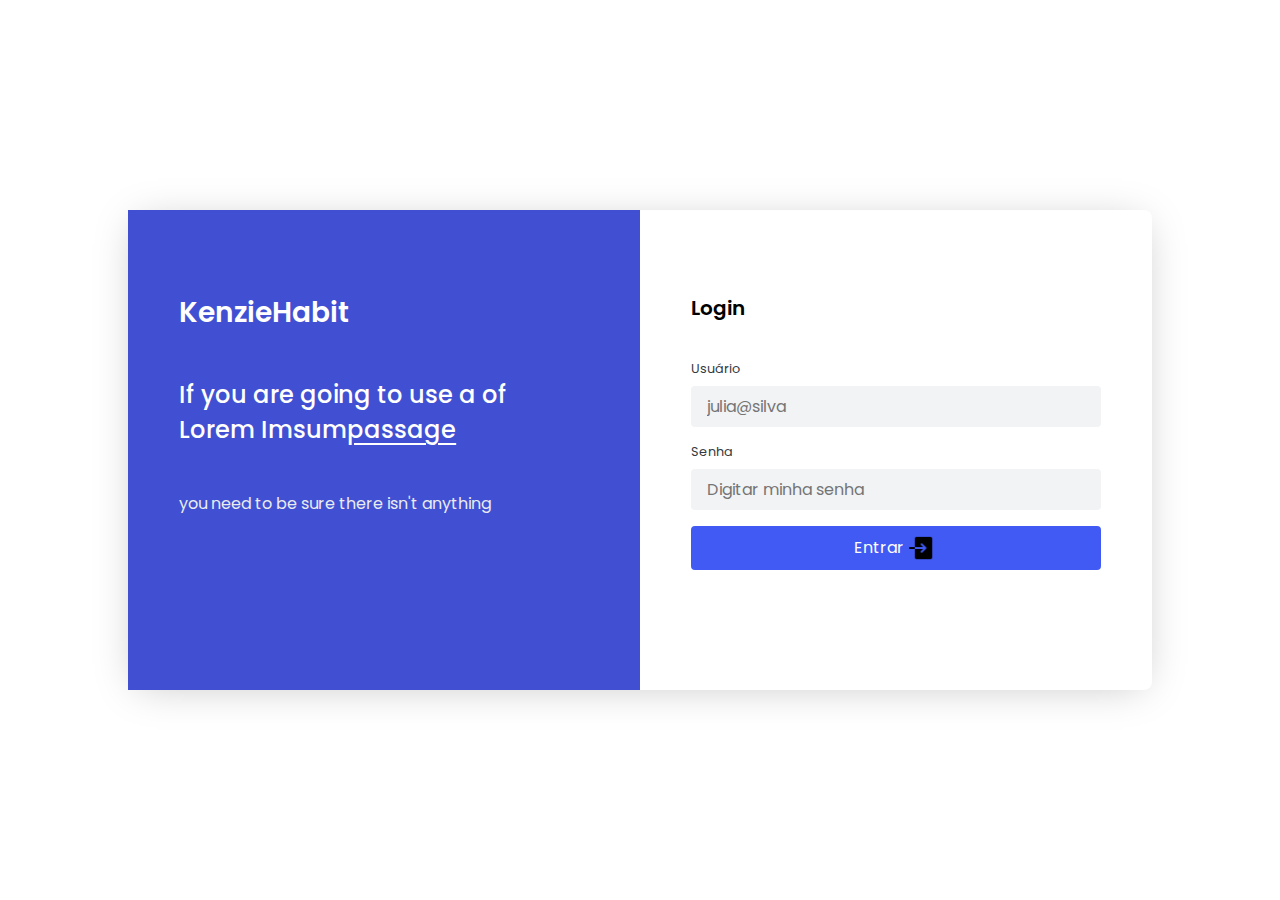
<file: index.html>
<!DOCTYPE html>
<html lang="pt-br">
<head>
    <meta charset="UTF-8">
    <meta http-equiv="X-UA-Compatible" content="IE=edge">
    <meta name="viewport" content="width=device-width, initial-scale=1.0">
    <link rel="stylesheet" href="./src/css/reset.css">
    <link rel="stylesheet" href="./src/css/login.style.css">
    <title>Login Kenzie Habit</title>
</head>
<body>
<!--    <div class="container">
        <div class="container__landing">
            <div class="container__landing--welcomeMessageBox">
                <h1 class="container__landing--welcomeTitle">KenzieHabit</h1>
                <h2 class="container__landing--welcomeSubTitle">If you are going to use a <span>passage</span> of Lorem Imsum</h2>
                <p class="container__landing--welcomeAdvice">you need to be sure there isn't anything</p>
            </div>
            <div class="container__landing--welcomeFormBox">
                <h2 class="container__landing--welcomeFormTitle">Login</h2>
                <form method="post" name="loginForm" class="container__landing--welcomeForm">
                    <div>
                        <label for="username" class="container__landing--formLabel">Usuário</label>
                        <input type="text" name="username" id="username" placeholder="julia@silva" class="container__landing--formInput">
                    </div>
                    
                    <div>
                        <label for="password" class="container__landing--formLabel"></label>
                        <input type="password" name="password" id="password" placeholder="Digitar minha senha" class="container__landing--formInput">
                    </div>  

                    <button type="button"><img src="./src/assets/icons8-entrar-60.png" alt="">Entrar</button>
                </form>
            </div>
        </div>
    </div> -->

        <!-- Espaço para mais features -->
    
    <script type="module" src="./src/models/login.models.js"></script>
    <script type="module" src="./src/scripts/script.js"></script>
</body>
</html>
</file>
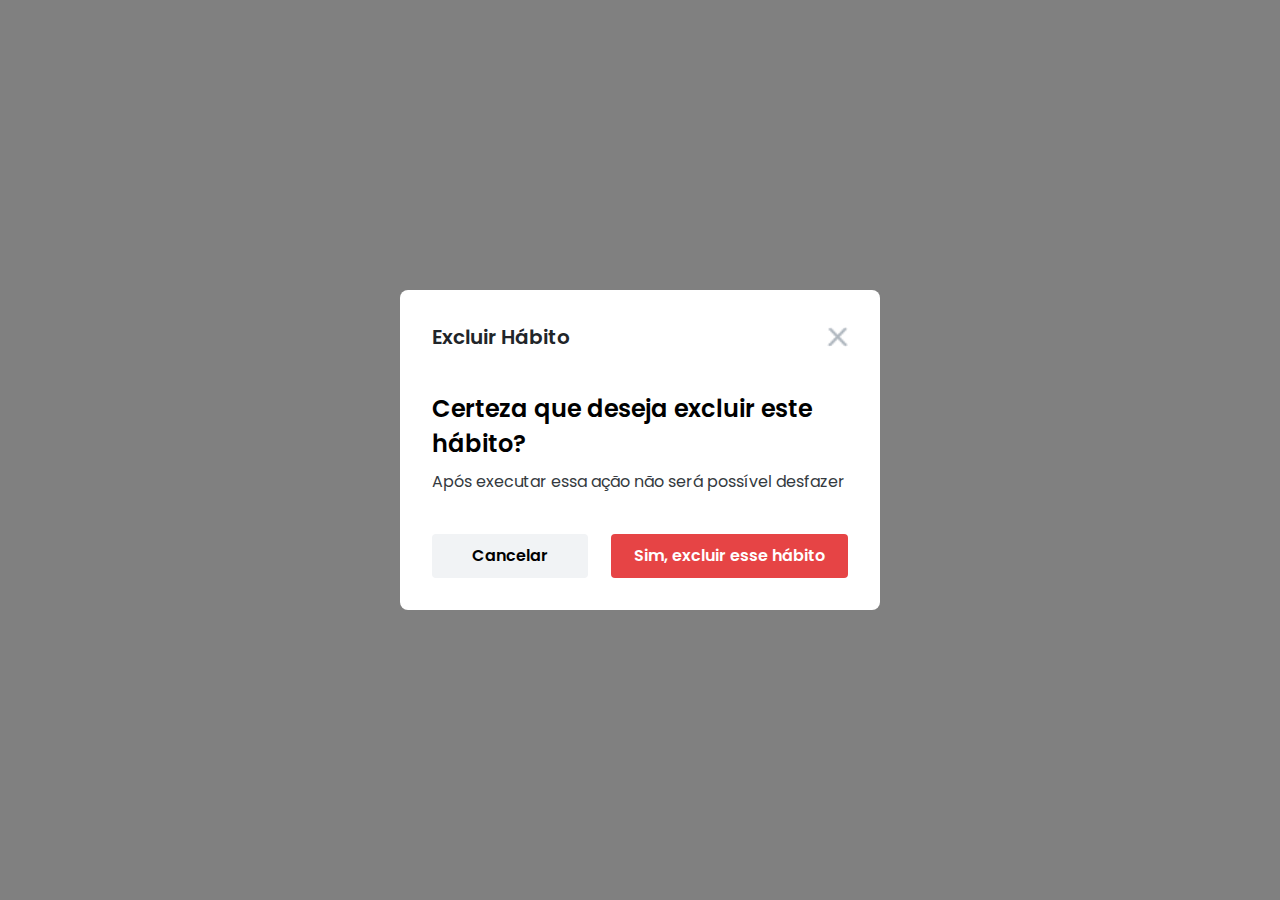
<file: src/views/Model.ExluirHabito.html>
<!DOCTYPE html>
<html lang="en">
<head>
    <meta charset="UTF-8">
    <meta http-equiv="X-UA-Compatible" content="IE=edge">
    <meta name="viewport" content="width=device-width, initial-scale=1.0">
    <link rel="stylesheet" href="/src/css/reset.css">
    <link rel="stylesheet" href="/src/css/login.style.css">
    <link rel="stylesheet" href="/src/css/modal.excluirHabito.css">
    <title>MODAL EXCLUIR HABITO</title>
</head>
<body>
    <div class="modalExcluir__wrapper modalExcluir">
        <div class="modalExcluir__container">
            <div class="modalExcluir__header">
                <h4 class="modalExcluir__header--title">Excluir Hábito</h4>
                <button class="modalExcluir__header--button">
                    <img src="/src/assets/X.png" alt="close window">
                </button>
            </div>
            <div class="modalExcluir__warnings">
                <h3 class="modalExcluir__warnings--title">Certeza que deseja excluir este hábito?</h3>
                <p class="modalExcluir__warnings--subtitle">Após executar essa ação não será possível desfazer</p>
            </div>
            <div class="modalExcluir__options">
                <button class="modalExcluir__options--cancel">Cancelar</button>
                <button class="modalExcluir__options--delete">Sim, excluir esse hábito</button>
            </div>
        </div>
    </div>

    
</body>
</html>
</file>
<file: src/css/login.style.css>
/* Cores: usar com RGB ou RGBA */
:root {
    --kenzieDarkBlue: 65, 80, 210;          /* #4150D2 */
    --kenzieLightBlue: 65, 90, 243;         /* #415AF3 */
    --pureWhite: 255, 255, 255;             /* #FFFFFF */
    --fontColorGrey: 33, 37, 41;            /* #212529 */
    --fontColorLightWhite: 233, 236, 239;   /* #E9ECEF */
    --inputGreyBackground: 241, 243, 245;   /* #F1F3F5 */
    --labelGrey: 52, 58, 64;                /* #343A40 */
    --buttonRedBackground: 230, 68, 69;     /* #E64445 */
    --pureBlack: 0, 0, 0;                   /* #000000 */
}

body {
    width: 100vw;
    height: 100vh;
}

.container {
    width: 100%;
    height: 100%;
    display: flex;
    align-items: center;
    justify-content: center;
    
}

.container__landing {
    height: 30rem;
    display: flex;
    align-items: center;
    justify-content: center;
    width: 80%;
    max-width: 1080px;
    box-shadow: 0px 4px 40px -10px rgba(0, 0, 0, 0.25);
    border-radius: 8px;

}

.container__landing--welcomeMessageBox {
    display: flex;
    height: 100%;
    width: 50%;
    flex-direction: column;
    justify-content: space-between;
    padding: 8% 5% 17% 5%;
    background: rgb(var(--kenzieDarkBlue));
    color: rgb(var(--pureWhite));
}

.container__landing--welcomeTitle {
    font-weight: 600;
    font-size: 1.75rem;
}

.container__landing--welcomeSubTitle{
    font-weight: 500;
    font-size: 1.5rem;
}

.container__landing--welcomeSubTitle span {
    text-underline-offset: 5px;
    text-decoration: underline;
}

.container__landing--welcomeAdvice {
    font-weight: 400;
    font-size: 1rem;
    color: rgb(var(--fontColorLightWhite))
}

.container__landing--welcomeFormBox{
    display: flex;
    flex-direction: column;
    justify-content: center;
    height: 100%;
    width: 50%;
    padding: 5%;
}

.container__landing--welcomeForm {
    display: flex;
    flex-direction: column;
    justify-content: center;
    height: 75%;
    gap: 1rem;
}

.container__landing--welcomeFormTitle {
    font-weight: 600;
    font-size: 1.25rem;
}

.container__landing--welcomeForm div {
    display: flex;
    gap: 0.5rem;
    flex-direction: column;
}

.container__landing--welcomeForm div > label {
    font-size: 0.8rem;
    font-weight: 400;
    color: rgb(var(--labelGrey));
}

.container__landing--welcomeForm div > input {
    background: rgb(var(--inputGreyBackground));
    border: none;
    font-size: 1rem;
    padding: 0.5rem 1rem;
    border-radius: 4px;
    transition: 0.5s;
}

.container__landing--welcomeForm div > input:focus {
    outline: none;
    box-shadow: 0 0 5px 1px rgba(var(--kenzieLightBlue), 0.7);
}

.container__landing--welcomeForm button {
    background: rgb(var(--kenzieLightBlue));
    color: rgb(var(--pureWhite));
    font-size: 1rem;
    padding: 0.5rem 0;
    border: none;
    border-radius: 4px;
    cursor: pointer;
    display: flex;
    justify-content: center;
    align-items: center;
    gap: 0.3rem;
}

.container__landing--welcomeForm button > img {
    height: 1.8rem;
}

.error {
    border: none;
    outline: 2px solid red;
    border-radius: 5px;
}

@media screen AND (max-width: 768px){
    .container__landing {
        width: 100%;
        height: 100%;
    }

    .container__landing--welcomeMessageBox {
        display: none;
    }

    .container__landing--welcomeFormBox {
        max-height: 60%;
        width: 80%;
        z-index: 2;
        background: rgb(var(--pureWhite));
        border-radius: 8px;
        box-shadow: 0px 4px 40px -10px rgba(0, 0, 0, 0.25);
    }

    .container__landing--welcomeFormTitle {
        text-align: center;
        font-size: 1.5rem;
    }
}

@media screen AND (max-width: 488px){
    

    .container__landing--welcomeFormBox {
        width: 100%;
    }
}
</file>
<file: src/css/modal.excluirHabito.css>
.modalExcluir__wrapper {
    height: 100vh;
    width: 100vw;
    position: absolute;
    background: rgba(1, 1, 1, 0.5);
    display: flex;
    justify-content: center;
    align-items: center;
    transition: 0.5s;
    top: 0;
    left: 0;
}

.modalExcluir__container {
    display: flex;
    flex-direction: column;
    justify-content: space-between;
    align-items: flex-start;
    background: rgb(var(--pureWhite));
    height: 20rem;
    width: 30rem;
    padding: 2rem;
    border-radius: 8px;
}

.modalExcluir__header {
    display: flex;
    justify-content: space-between;
    align-items: center;
    width: 100%;
}

.modalExcluir__header--title {
    font-size: 1.25rem;
    font-weight: 600;
    color: rgb(var(--fontColorGrey));
}

.modalExcluir__header--button {
    display: flex;
    justify-content: center;
    align-items: center;
    background: none;
    border: none;
    cursor: pointer;
}

.modalExcluir__header--button img {
    height: 1.3rem;
    width: 1.3rem;
}

.modalExcluir__warnings {
    display: flex;
    flex-direction: column;
    gap: 0.5rem;
}

.modalExcluir__warnings--title {
    font-size: 1.5rem;
    font-weight: 600;
    color: rgb(var(--pureBlack));
}

.modalExcluir__warnings--subtitle {
    font-size: 1rem;
    font-weight: 400;
    color: rgb(var(--labelGrey));
}


.modalExcluir__options {
    display: flex;
    justify-content: space-between;
    align-items: center;
    width: 100%;
}

.modalExcluir__options button {
    border-radius: 4px;
    font-weight: 600;
    font-size: 1rem;
    border: none;
    transition: 0.5s;
}

.modalExcluir__options--cancel {
    padding: 0.6rem 2.5rem;
    background: rgb(var(--inputGreyBackground));
    color: rgb(var(-labelGrey));
}

.modalExcluir__options--delete {
    padding: 0.6rem 1.4rem;
    color: white;
    background-color: #E64445;;
}

.modalExcluir__options button:hover{
    box-shadow: 0 0 5px 3px rgb(var(--labelGrey));
    cursor: pointer;
}

@media screen AND (max-width: 464px) {
    .modalExcluir__options {
        flex-direction: column-reverse;
        gap: 0.5rem;
    }
    
}
</file>
